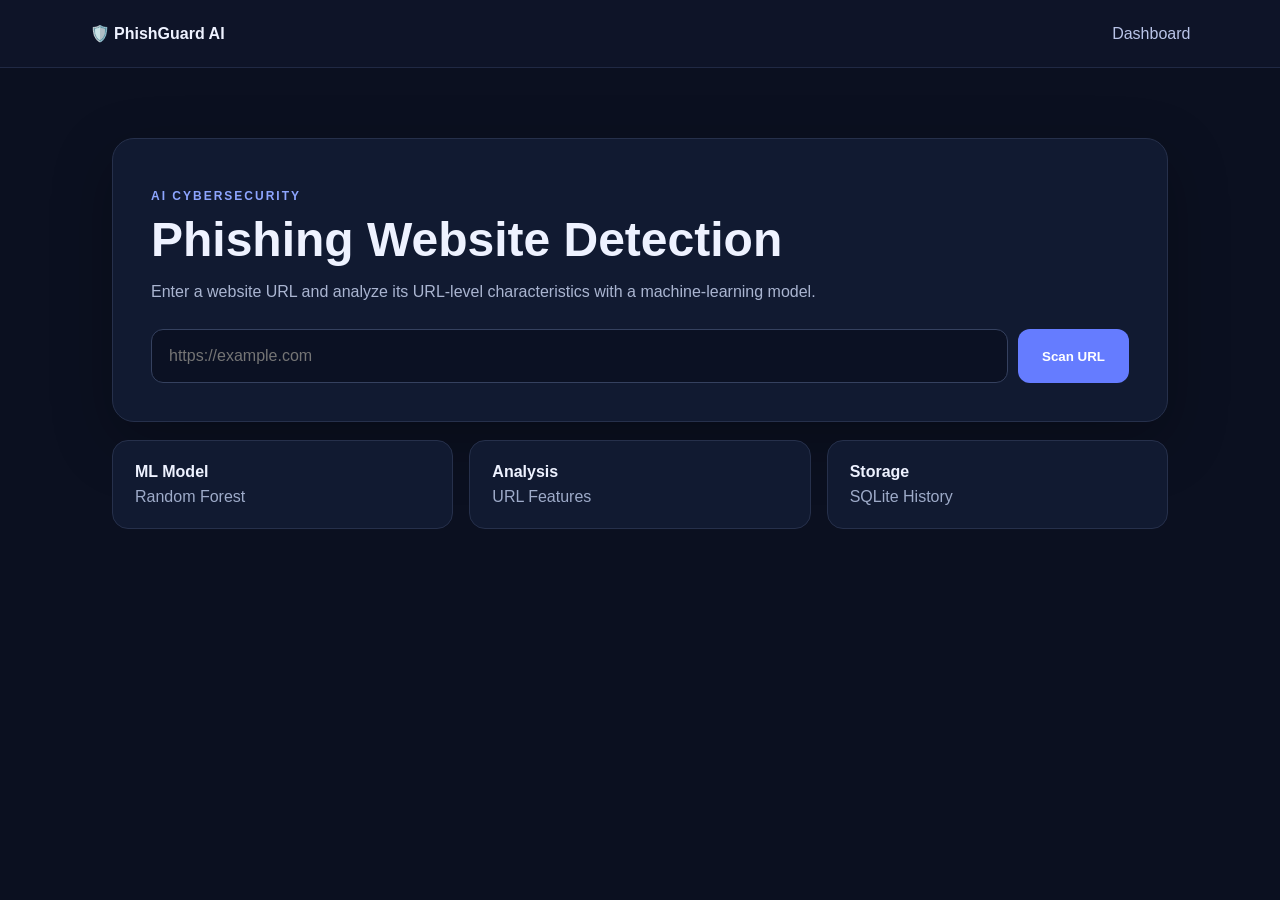
<file: index.html>
<!doctype html>
<html>
<head>
<meta charset="utf-8">
<meta name="viewport" content="width=device-width,initial-scale=1">
<title>PhishGuard AI</title>
<link rel="stylesheet" href="/static/style.css">
</head>
<body>
<nav><div class="brand">🛡️ PhishGuard AI</div><a href="/dashboard">Dashboard</a></nav>
<main class="hero">
  <section class="card">
    <p class="eyebrow">AI CYBERSECURITY</p>
    <h1>Phishing Website Detection</h1>
    <p class="muted">Enter a website URL and analyze its URL-level characteristics with a machine-learning model.</p>
    <div class="scanbox">
      <input id="url" type="text" placeholder="https://example.com">
      <button onclick="scan()">Scan URL</button>
    </div>
    <div id="status"></div>
    <div id="result" class="result hidden"></div>
  </section>
  <section class="info-grid">
    <div class="mini"><b>ML Model</b><span>Random Forest</span></div>
    <div class="mini"><b>Analysis</b><span>URL Features</span></div>
    <div class="mini"><b>Storage</b><span>SQLite History</span></div>
  </section>
</main>
<script>
async function scan(){
  const url=document.getElementById("url").value.trim();
  const status=document.getElementById("status");
  const result=document.getElementById("result");
  result.classList.add("hidden");
  if(!url){status.textContent="Please enter a URL."; return;}
  status.textContent="Scanning...";
  try{
    const r=await fetch("/scan",{method:"POST",headers:{"Content-Type":"application/json"},body:JSON.stringify({url})});
    const d=await r.json();
    if(!r.ok) throw new Error(d.error||"Scan failed");
    status.textContent="";
    result.classList.remove("hidden");
    result.innerHTML=`
      <div class="badge ${d.prediction==='Phishing'?'danger':'safe'}">${d.prediction}</div>
      <h2>${d.prediction==='Phishing'?'⚠️ Potential Phishing':'✅ Appears Legitimate'}</h2>
      <p><b>Confidence:</b> ${d.confidence}%</p>
      <h3>URL indicators</h3>
      <ul>${d.reasons.map(x=>`<li>${x}</li>`).join("")}</ul>`;
  }catch(e){status.textContent=e.message;}
}
</script>
</body>
</html>
</file>
<file: static/style.css>
*{box-sizing:border-box}body{margin:0;font-family:Inter,Arial,sans-serif;background:#0b1020;color:#eef2ff}nav{height:68px;padding:0 7%;display:flex;align-items:center;justify-content:space-between;border-bottom:1px solid #202944;background:#0e1428}nav a{color:#b9c4e8;text-decoration:none}.brand{font-weight:800}.hero,.container{max-width:1100px;margin:0 auto;padding:70px 22px}.card{background:#111a31;border:1px solid #26304b;border-radius:22px;padding:38px;box-shadow:0 20px 60px #0004}.hero h1{font-size:48px;line-height:1.05;margin:8px 0 18px}.eyebrow{letter-spacing:2px;font-size:12px;font-weight:800;color:#8da5ff}.muted{color:#aab5d1;max-width:700px}.scanbox{display:flex;gap:10px;margin-top:28px}.scanbox input{flex:1;padding:17px;border-radius:12px;border:1px solid #35415f;background:#0b1123;color:white;font-size:16px}.scanbox button{padding:0 24px;border:0;border-radius:12px;background:#657cff;color:white;font-weight:800;cursor:pointer}.result{margin-top:24px;padding:24px;border-radius:16px;background:#0b1123;border:1px solid #2b3858}.hidden{display:none}.badge{display:inline-block;padding:6px 11px;border-radius:99px;font-size:12px;font-weight:800}.safe{background:#143c2c;color:#78efb3}.danger{background:#4a2028;color:#ff9ba9}.info-grid,.stats{display:grid;grid-template-columns:repeat(3,1fr);gap:16px;margin-top:18px}.mini,.stat{background:#111a31;border:1px solid #26304b;padding:22px;border-radius:16px}.mini b,.mini span,.stat b,.stat span{display:block}.mini span,.stat span{color:#9eabc9;margin-top:7px}.stat b{font-size:28px}.table-wrap{overflow:auto;margin-top:24px}table{width:100%;border-collapse:collapse}th,td{text-align:left;padding:15px;border-bottom:1px solid #25304a}th{color:#9eabc9;font-size:13px}.url{max-width:420px;word-break:break-all}@media(max-width:700px){.hero h1{font-size:36px}.scanbox{flex-direction:column}.scanbox button{height:50px}.info-grid,.stats{grid-template-columns:1fr}}
</file>
